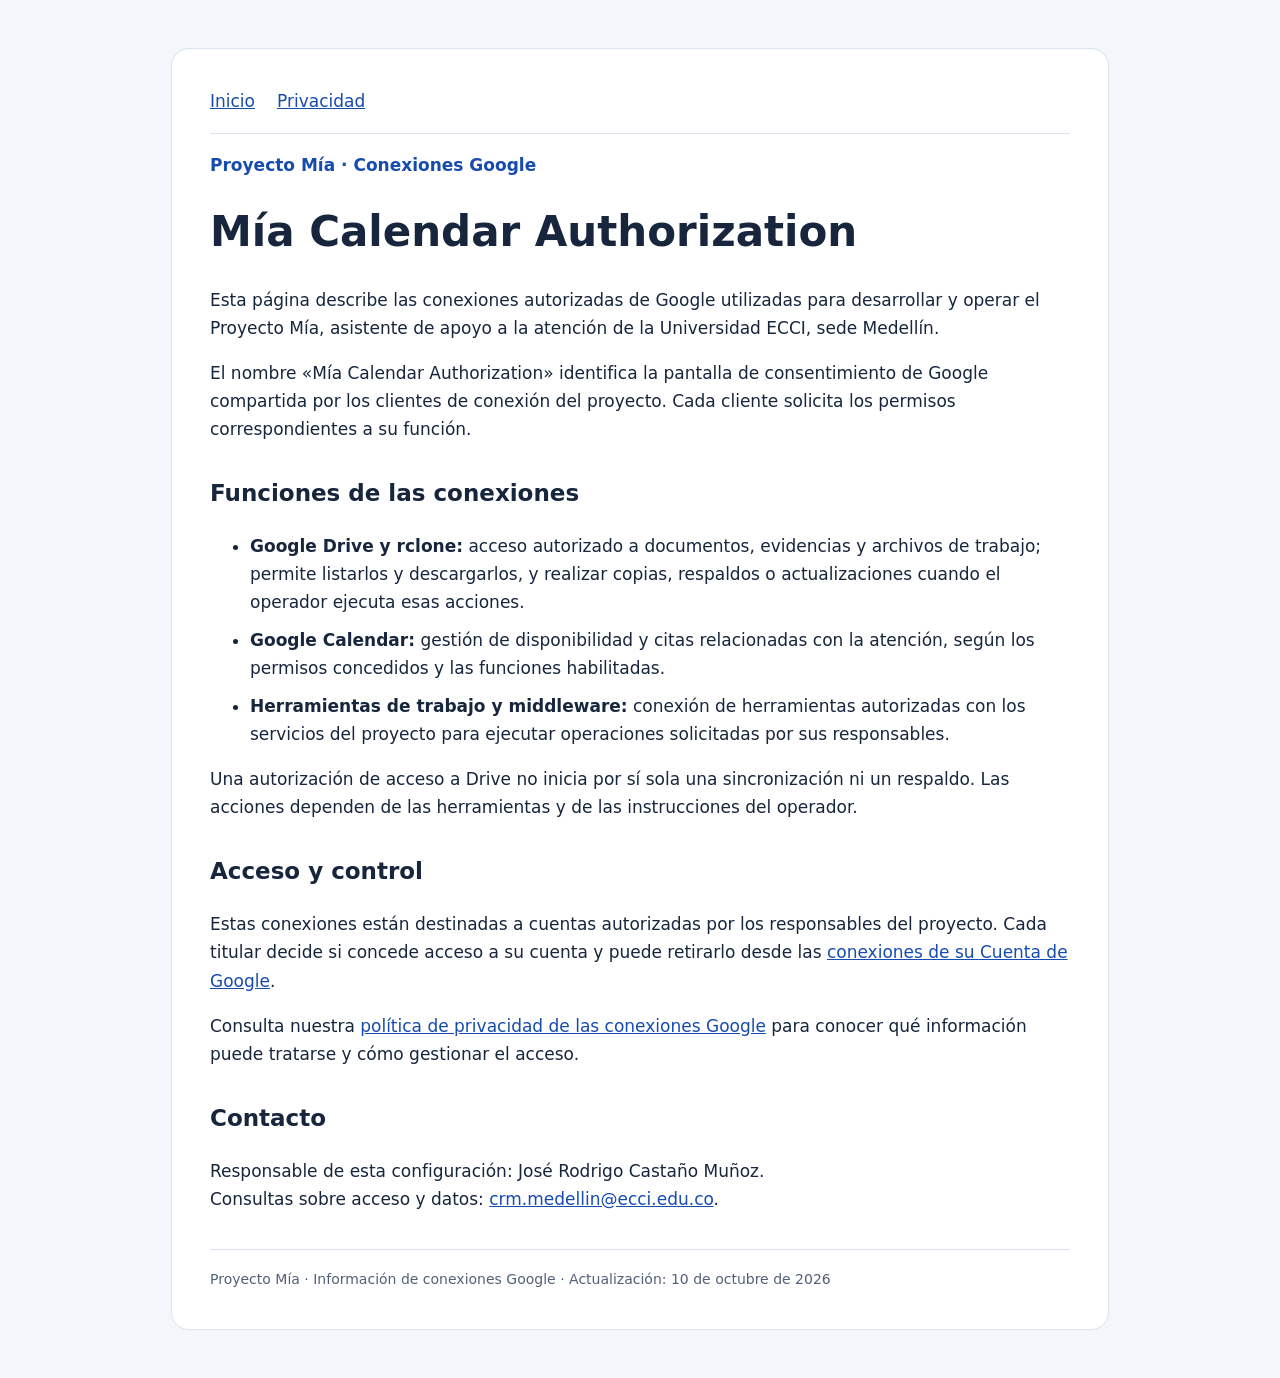
<file: index.html>
<!doctype html>
<html lang="es"><head><meta charset="utf-8"><meta name="viewport" content="width=device-width,initial-scale=1"><title>Mía Calendar Authorization | Conexiones Google</title><meta name="description" content="Información de las conexiones autorizadas de Google del Proyecto Mía."><link rel="stylesheet" href="style.css"></head><body><main><nav aria-label="Navegación principal"><a href="index.html">Inicio</a><a href="privacidad.html">Privacidad</a></nav><p class="tag">Proyecto Mía · Conexiones Google</p>
<h1>Mía Calendar Authorization</h1>
<p>Esta página describe las conexiones autorizadas de Google utilizadas para desarrollar y operar el Proyecto Mía, asistente de apoyo a la atención de la Universidad ECCI, sede Medellín.</p>
<p>El nombre «Mía Calendar Authorization» identifica la pantalla de consentimiento de Google compartida por los clientes de conexión del proyecto. Cada cliente solicita los permisos correspondientes a su función.</p>
<h2>Funciones de las conexiones</h2><ul>
<li><strong>Google Drive y rclone:</strong> acceso autorizado a documentos, evidencias y archivos de trabajo; permite listarlos y descargarlos, y realizar copias, respaldos o actualizaciones cuando el operador ejecuta esas acciones.</li>
<li><strong>Google Calendar:</strong> gestión de disponibilidad y citas relacionadas con la atención, según los permisos concedidos y las funciones habilitadas.</li>
<li><strong>Herramientas de trabajo y middleware:</strong> conexión de herramientas autorizadas con los servicios del proyecto para ejecutar operaciones solicitadas por sus responsables.</li></ul>
<p>Una autorización de acceso a Drive no inicia por sí sola una sincronización ni un respaldo. Las acciones dependen de las herramientas y de las instrucciones del operador.</p>
<h2>Acceso y control</h2><p>Estas conexiones están destinadas a cuentas autorizadas por los responsables del proyecto. Cada titular decide si concede acceso a su cuenta y puede retirarlo desde las <a href="https://myaccount.google.com/connections">conexiones de su Cuenta de Google</a>.</p>
<p>Consulta nuestra <a href="privacidad.html">política de privacidad de las conexiones Google</a> para conocer qué información puede tratarse y cómo gestionar el acceso.</p>
<h2>Contacto</h2><p>Responsable de esta configuración: José Rodrigo Castaño Muñoz.<br>Consultas sobre acceso y datos: <a href="mailto:crm.medellin@ecci.edu.co">crm.medellin@ecci.edu.co</a>.</p><footer>Proyecto Mía · Información de conexiones Google · Actualización: 10 de octubre de 2026</footer></main></body></html>
</file>
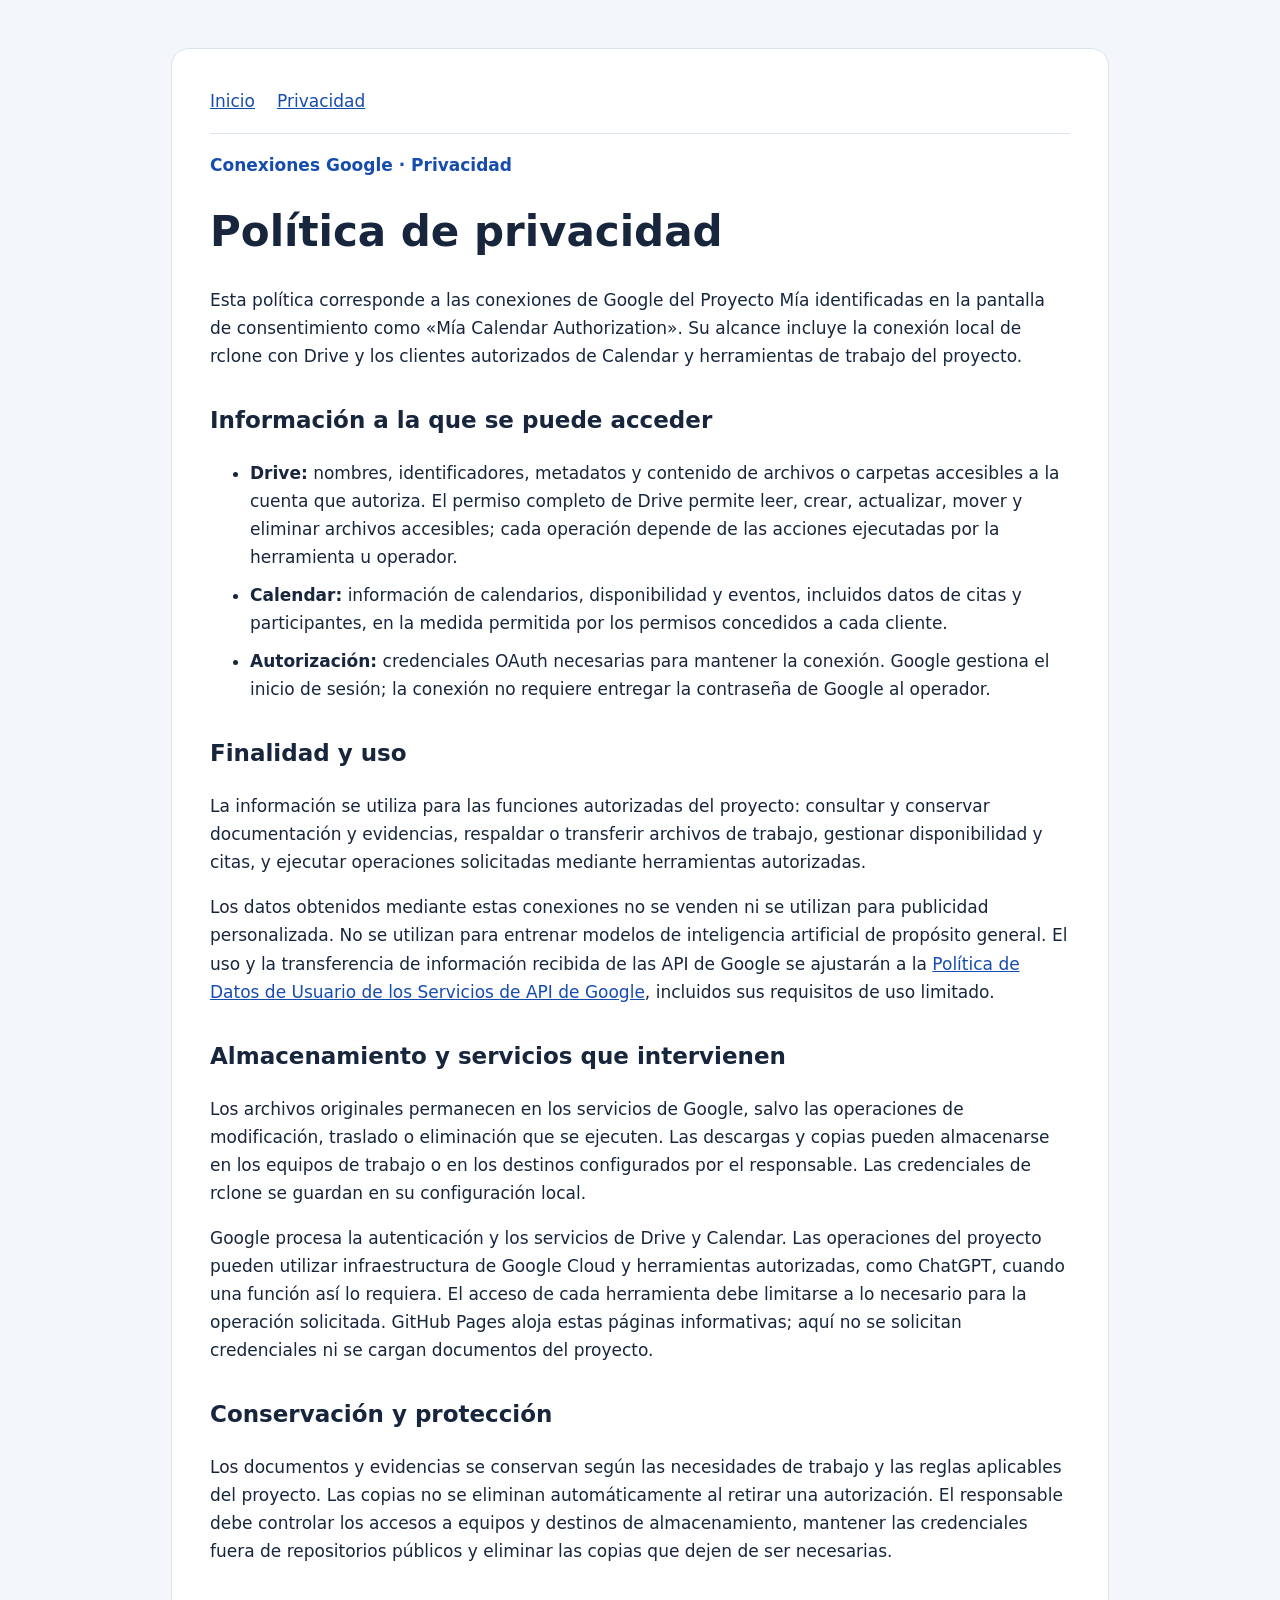
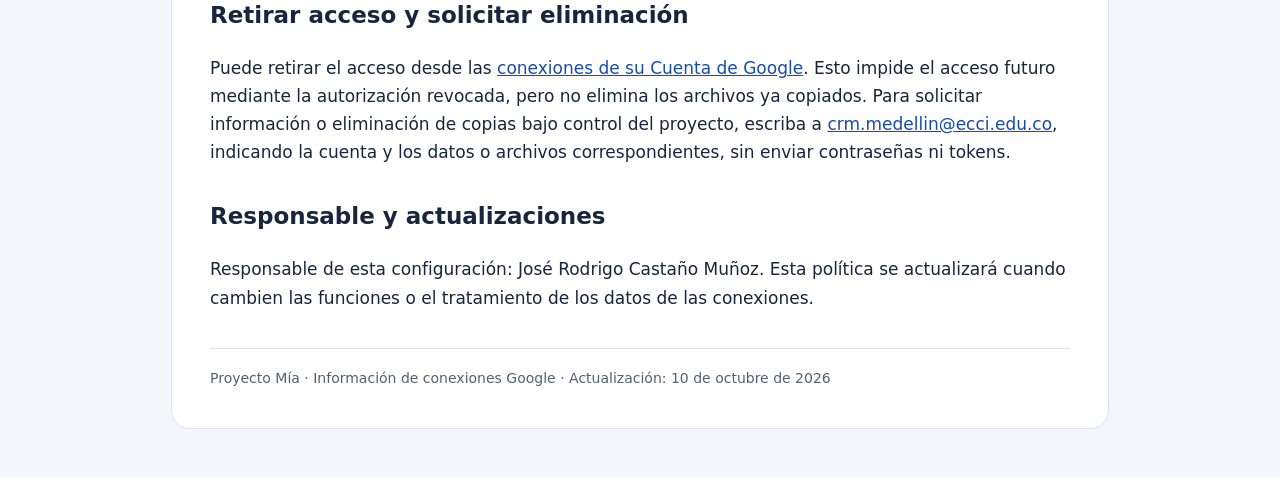
<file: privacidad.html>
<!doctype html>
<html lang="es"><head><meta charset="utf-8"><meta name="viewport" content="width=device-width,initial-scale=1"><title>Privacidad | Mía Calendar Authorization</title><meta name="description" content="Información de las conexiones autorizadas de Google del Proyecto Mía."><link rel="stylesheet" href="style.css"></head><body><main><nav aria-label="Navegación principal"><a href="index.html">Inicio</a><a href="privacidad.html">Privacidad</a></nav><p class="tag">Conexiones Google · Privacidad</p><h1>Política de privacidad</h1>
<p>Esta política corresponde a las conexiones de Google del Proyecto Mía identificadas en la pantalla de consentimiento como «Mía Calendar Authorization». Su alcance incluye la conexión local de rclone con Drive y los clientes autorizados de Calendar y herramientas de trabajo del proyecto.</p>
<h2>Información a la que se puede acceder</h2><ul>
<li><strong>Drive:</strong> nombres, identificadores, metadatos y contenido de archivos o carpetas accesibles a la cuenta que autoriza. El permiso completo de Drive permite leer, crear, actualizar, mover y eliminar archivos accesibles; cada operación depende de las acciones ejecutadas por la herramienta u operador.</li>
<li><strong>Calendar:</strong> información de calendarios, disponibilidad y eventos, incluidos datos de citas y participantes, en la medida permitida por los permisos concedidos a cada cliente.</li>
<li><strong>Autorización:</strong> credenciales OAuth necesarias para mantener la conexión. Google gestiona el inicio de sesión; la conexión no requiere entregar la contraseña de Google al operador.</li></ul>
<h2>Finalidad y uso</h2><p>La información se utiliza para las funciones autorizadas del proyecto: consultar y conservar documentación y evidencias, respaldar o transferir archivos de trabajo, gestionar disponibilidad y citas, y ejecutar operaciones solicitadas mediante herramientas autorizadas.</p>
<p>Los datos obtenidos mediante estas conexiones no se venden ni se utilizan para publicidad personalizada. No se utilizan para entrenar modelos de inteligencia artificial de propósito general. El uso y la transferencia de información recibida de las API de Google se ajustarán a la <a href="https://developers.google.com/terms/api-services-user-data-policy">Política de Datos de Usuario de los Servicios de API de Google</a>, incluidos sus requisitos de uso limitado.</p>
<h2>Almacenamiento y servicios que intervienen</h2><p>Los archivos originales permanecen en los servicios de Google, salvo las operaciones de modificación, traslado o eliminación que se ejecuten. Las descargas y copias pueden almacenarse en los equipos de trabajo o en los destinos configurados por el responsable. Las credenciales de rclone se guardan en su configuración local.</p>
<p>Google procesa la autenticación y los servicios de Drive y Calendar. Las operaciones del proyecto pueden utilizar infraestructura de Google Cloud y herramientas autorizadas, como ChatGPT, cuando una función así lo requiera. El acceso de cada herramienta debe limitarse a lo necesario para la operación solicitada. GitHub Pages aloja estas páginas informativas; aquí no se solicitan credenciales ni se cargan documentos del proyecto.</p>
<h2>Conservación y protección</h2><p>Los documentos y evidencias se conservan según las necesidades de trabajo y las reglas aplicables del proyecto. Las copias no se eliminan automáticamente al retirar una autorización. El responsable debe controlar los accesos a equipos y destinos de almacenamiento, mantener las credenciales fuera de repositorios públicos y eliminar las copias que dejen de ser necesarias.</p>
<h2>Retirar acceso y solicitar eliminación</h2><p>Puede retirar el acceso desde las <a href="https://myaccount.google.com/connections">conexiones de su Cuenta de Google</a>. Esto impide el acceso futuro mediante la autorización revocada, pero no elimina los archivos ya copiados. Para solicitar información o eliminación de copias bajo control del proyecto, escriba a <a href="mailto:crm.medellin@ecci.edu.co">crm.medellin@ecci.edu.co</a>, indicando la cuenta y los datos o archivos correspondientes, sin enviar contraseñas ni tokens.</p>
<h2>Responsable y actualizaciones</h2><p>Responsable de esta configuración: José Rodrigo Castaño Muñoz. Esta política se actualizará cuando cambien las funciones o el tratamiento de los datos de las conexiones.</p><footer>Proyecto Mía · Información de conexiones Google · Actualización: 10 de octubre de 2026</footer></main></body></html>
</file>
<file: style.css>
body{margin:0;background:#f3f6fb;color:#17263d;font:17px/1.65 system-ui,sans-serif}main{max-width:860px;margin:48px auto;padding:38px;background:white;border:1px solid #dbe3ef;border-radius:18px}h1{font-size:clamp(28px,5vw,42px);line-height:1.2}h2{font-size:23px;margin-top:32px}a{color:#174caf}nav{display:flex;gap:22px;flex-wrap:wrap;border-bottom:1px solid #dbe3ef;padding-bottom:18px}footer{border-top:1px solid #dbe3ef;margin-top:36px;padding-top:18px;font-size:14px;color:#526079}.tag{color:#174caf;font-weight:600}li{margin-bottom:10px}@media(max-width:600px){main{margin:14px;padding:22px}}
</file>
